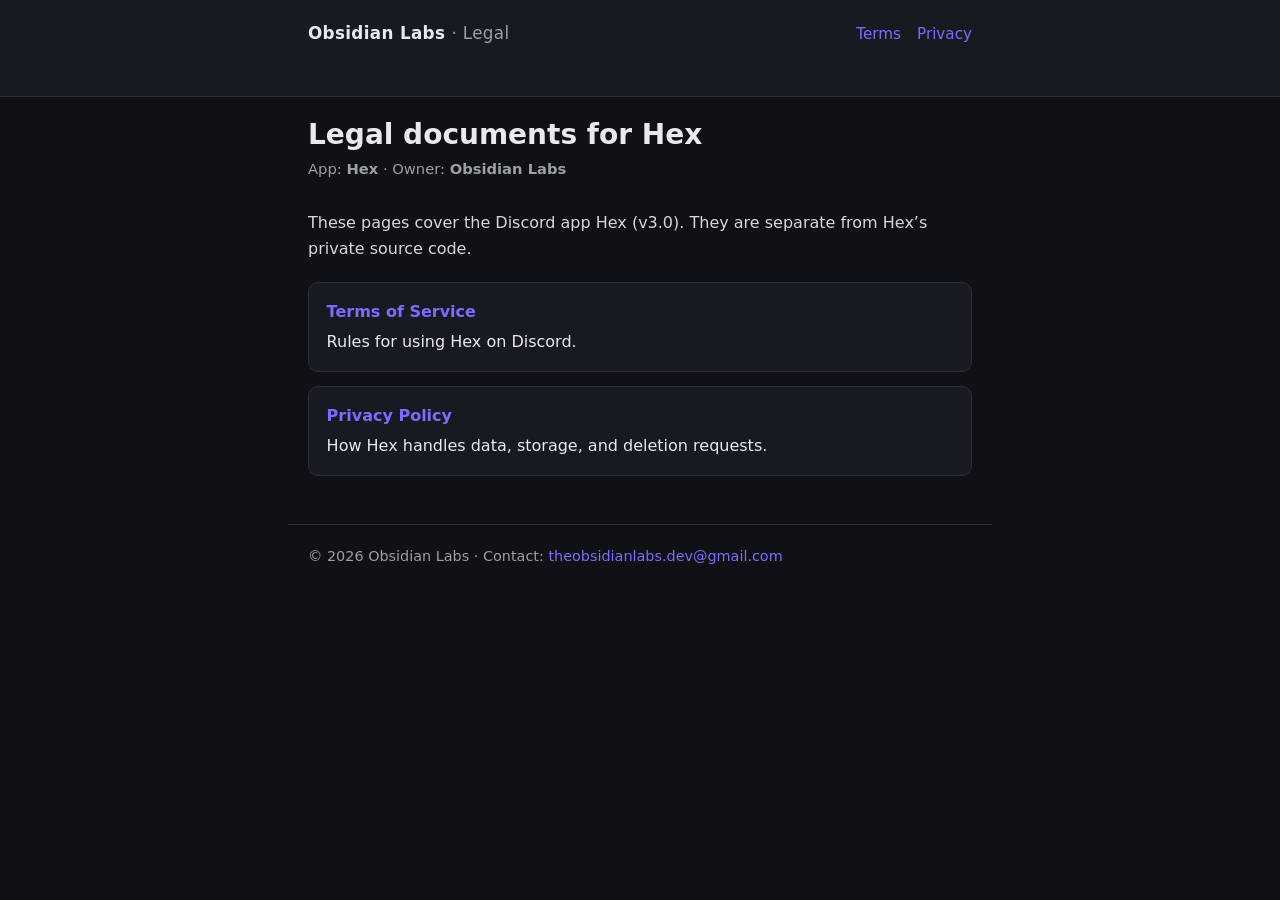
<file: index.html>
<!DOCTYPE html>
<html lang="en">
<head>
  <meta charset="utf-8" />
  <meta name="viewport" content="width=device-width, initial-scale=1" />
  <title>Obsidian Labs Legal — Hex</title>
  <meta name="description" content="Terms of Service and Privacy Policy for Hex by Obsidian Labs." />
  <link rel="stylesheet" href="styles.css" />
</head>
<body>
  <header>
    <div class="wrap brand">
      <h1>Obsidian Labs <span>· Legal</span></h1>
      <nav>
        <a href="terms/">Terms</a>
        <a href="privacy/">Privacy</a>
      </nav>
    </div>
  </header>
  <main class="wrap">
    <h2>Legal documents for Hex</h2>
    <p class="meta">App: <strong>Hex</strong> · Owner: <strong>Obsidian Labs</strong></p>
    <p>These pages cover the Discord app Hex (v3.0). They are separate from Hex’s private source code.</p>
    <div class="home-links">
      <a href="terms/"><strong>Terms of Service</strong>Rules for using Hex on Discord.</a>
      <a href="privacy/"><strong>Privacy Policy</strong>How Hex handles data, storage, and deletion requests.</a>
    </div>
  </main>
  <footer class="wrap">
    © 2026 Obsidian Labs · Contact: <a href="mailto:theobsidianlabs.dev@gmail.com">theobsidianlabs.dev@gmail.com</a>
  </footer>
</body>
</html>
</file>
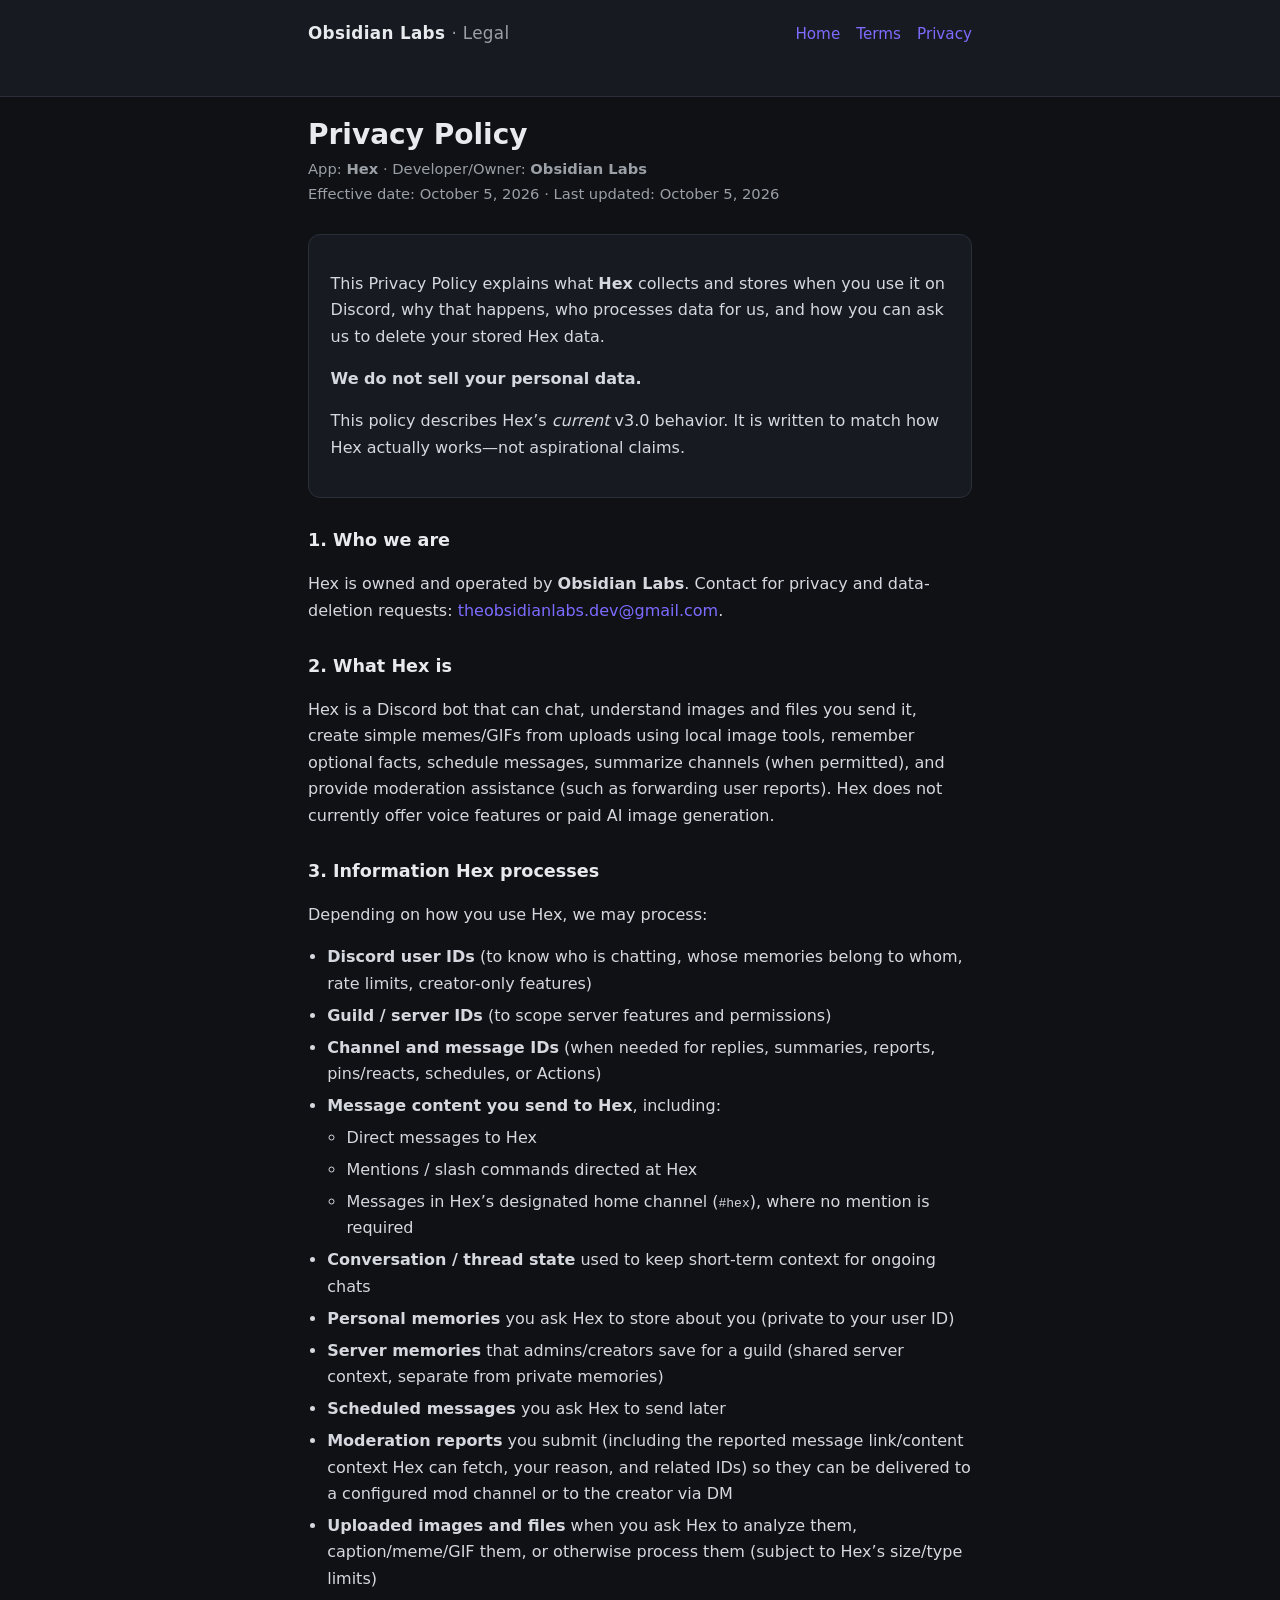
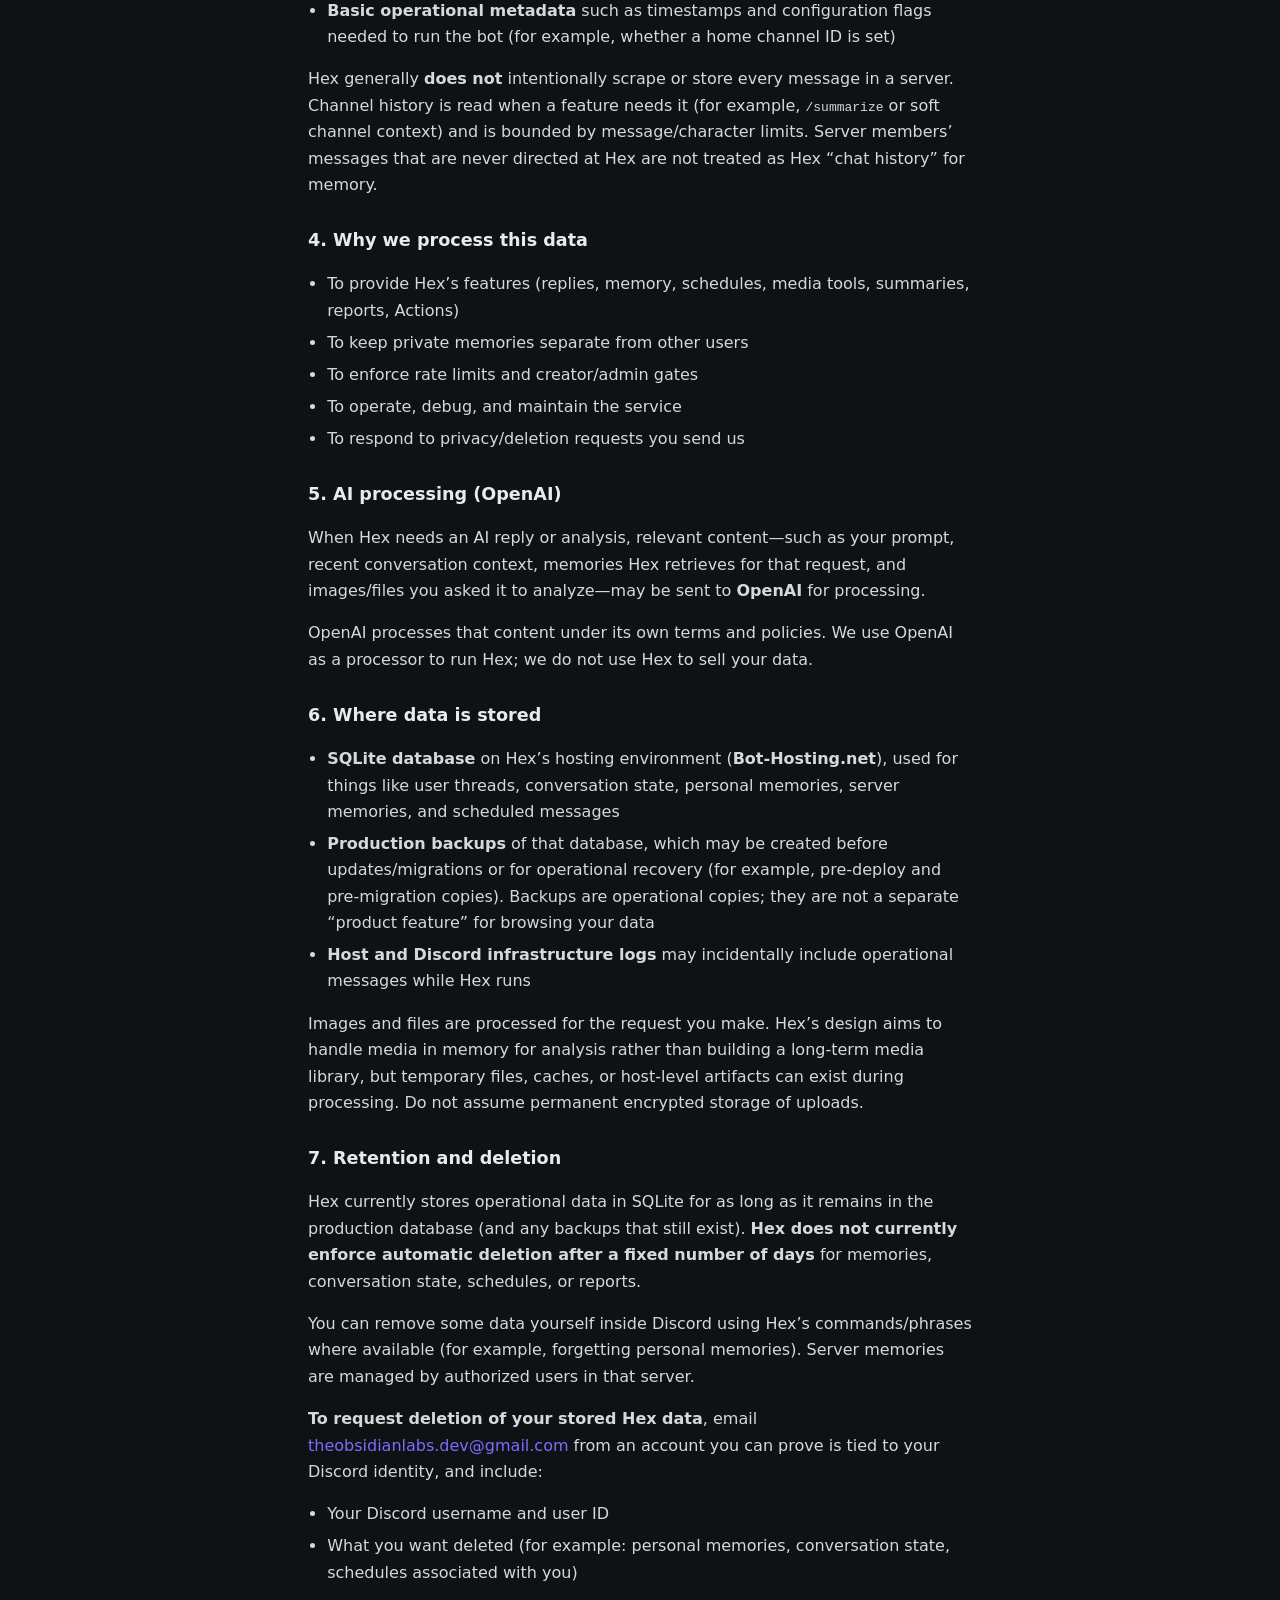
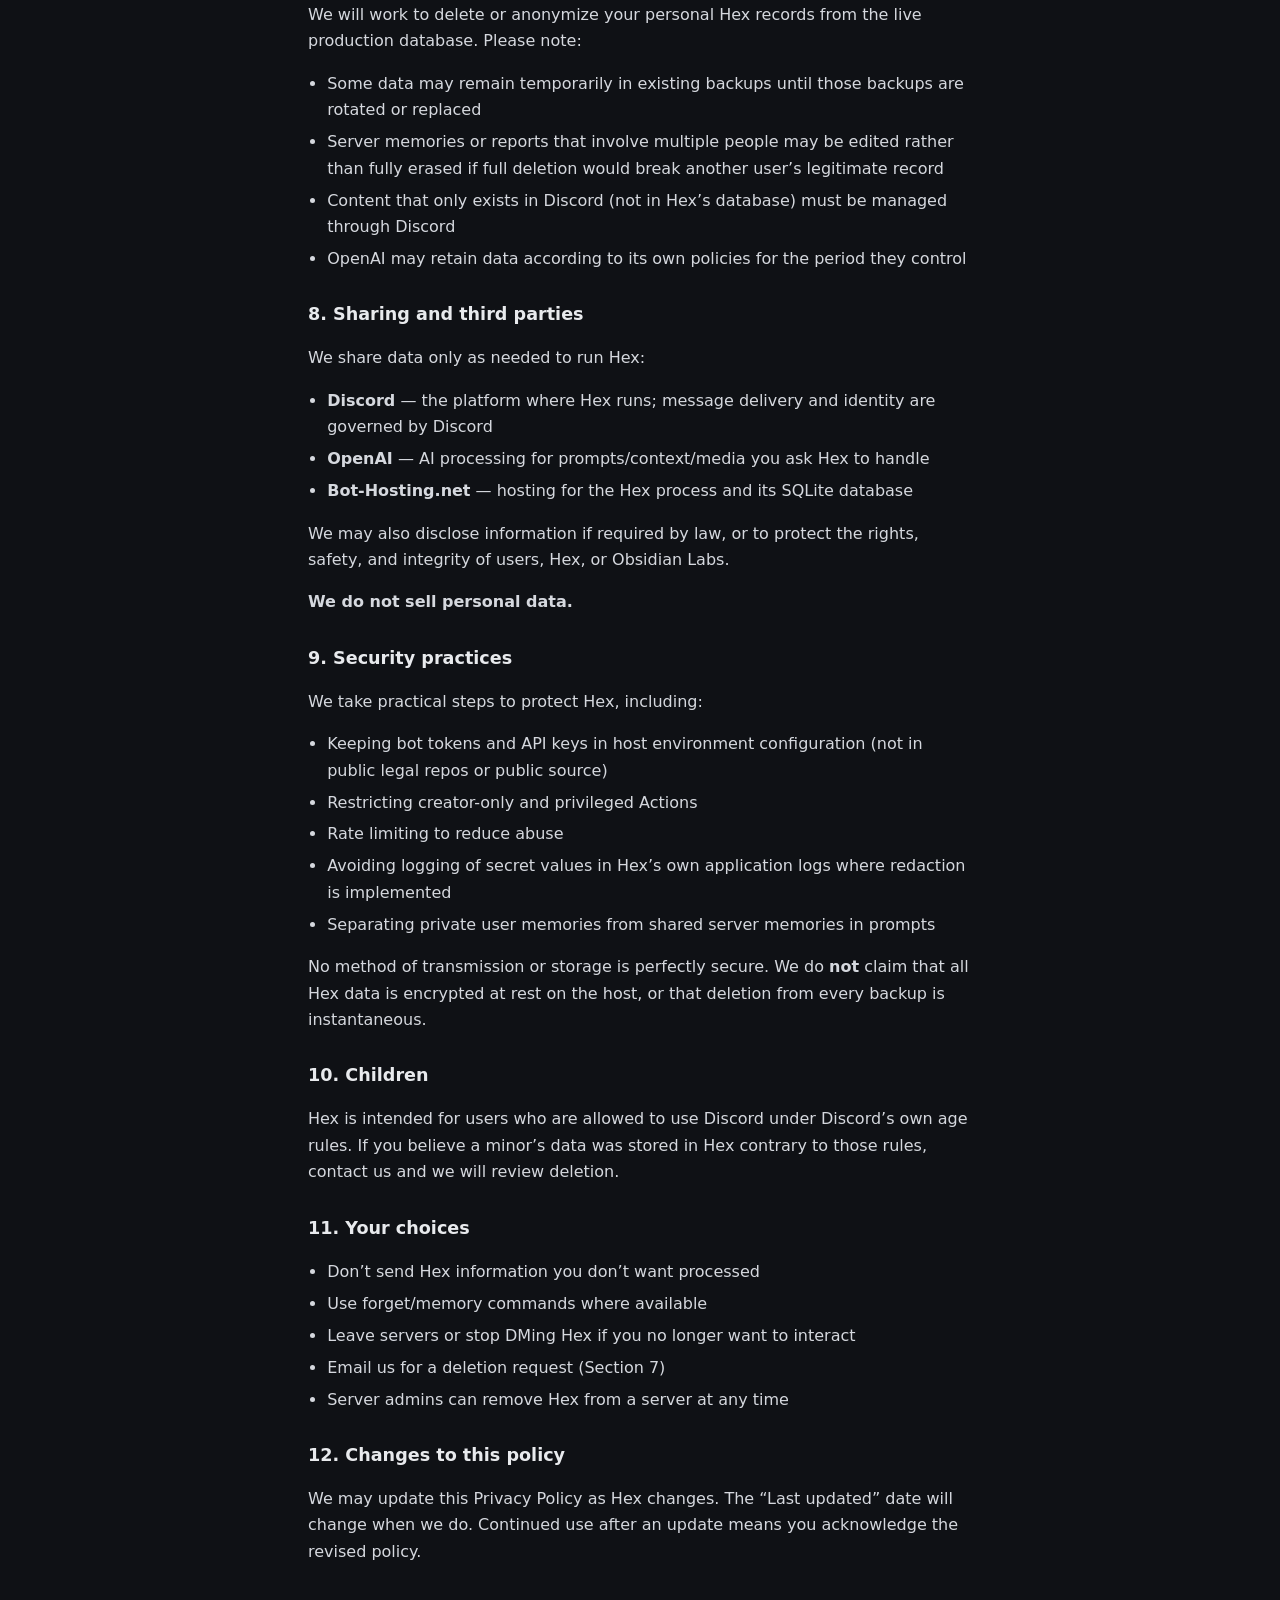
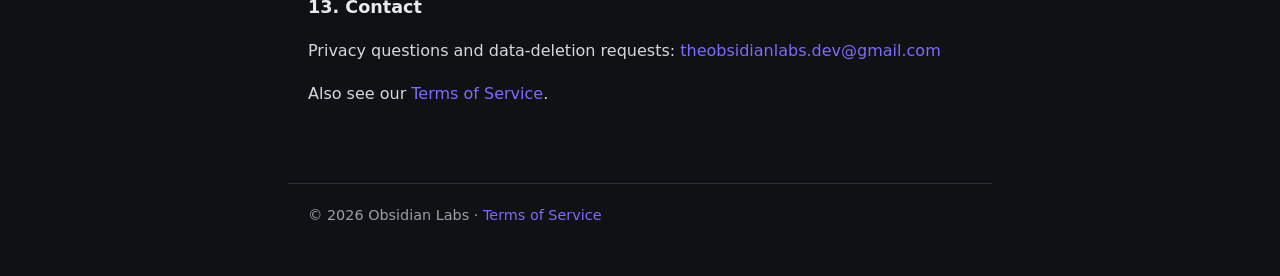
<file: privacy/index.html>
<!DOCTYPE html>
<html lang="en">
<head>
  <meta charset="utf-8" />
  <meta name="viewport" content="width=device-width, initial-scale=1" />
  <title>Privacy Policy — Hex by Obsidian Labs</title>
  <meta name="description" content="Privacy Policy for Hex, a Discord AI app owned by Obsidian Labs." />
  <link rel="stylesheet" href="../styles.css" />
</head>
<body>
  <header>
    <div class="wrap brand">
      <h1>Obsidian Labs <span>· Legal</span></h1>
      <nav>
        <a href="../">Home</a>
        <a href="../terms/">Terms</a>
        <a href="../privacy/">Privacy</a>
      </nav>
    </div>
  </header>
  <main class="wrap">
    <h2>Privacy Policy</h2>
    <p class="meta">
      App: <strong>Hex</strong> · Developer/Owner: <strong>Obsidian Labs</strong><br />
      Effective date: October 5, 2026 · Last updated: October 5, 2026
    </p>

    <div class="card">
      <p>This Privacy Policy explains what <strong>Hex</strong> collects and stores when you use it on Discord, why that happens, who processes data for us, and how you can ask us to delete your stored Hex data.</p>
      <p><strong>We do not sell your personal data.</strong></p>
      <p>This policy describes Hex’s <em>current</em> v3.0 behavior. It is written to match how Hex actually works—not aspirational claims.</p>
    </div>

    <section>
      <h3>1. Who we are</h3>
      <p>Hex is owned and operated by <strong>Obsidian Labs</strong>. Contact for privacy and data-deletion requests: <a href="mailto:theobsidianlabs.dev@gmail.com">theobsidianlabs.dev@gmail.com</a>.</p>
    </section>

    <section>
      <h3>2. What Hex is</h3>
      <p>Hex is a Discord bot that can chat, understand images and files you send it, create simple memes/GIFs from uploads using local image tools, remember optional facts, schedule messages, summarize channels (when permitted), and provide moderation assistance (such as forwarding user reports). Hex does not currently offer voice features or paid AI image generation.</p>
    </section>

    <section>
      <h3>3. Information Hex processes</h3>
      <p>Depending on how you use Hex, we may process:</p>
      <ul>
        <li><strong>Discord user IDs</strong> (to know who is chatting, whose memories belong to whom, rate limits, creator-only features)</li>
        <li><strong>Guild / server IDs</strong> (to scope server features and permissions)</li>
        <li><strong>Channel and message IDs</strong> (when needed for replies, summaries, reports, pins/reacts, schedules, or Actions)</li>
        <li><strong>Message content you send to Hex</strong>, including:
          <ul>
            <li>Direct messages to Hex</li>
            <li>Mentions / slash commands directed at Hex</li>
            <li>Messages in Hex’s designated home channel (<code>#hex</code>), where no mention is required</li>
          </ul>
        </li>
        <li><strong>Conversation / thread state</strong> used to keep short-term context for ongoing chats</li>
        <li><strong>Personal memories</strong> you ask Hex to store about you (private to your user ID)</li>
        <li><strong>Server memories</strong> that admins/creators save for a guild (shared server context, separate from private memories)</li>
        <li><strong>Scheduled messages</strong> you ask Hex to send later</li>
        <li><strong>Moderation reports</strong> you submit (including the reported message link/content context Hex can fetch, your reason, and related IDs) so they can be delivered to a configured mod channel or to the creator via DM</li>
        <li><strong>Uploaded images and files</strong> when you ask Hex to analyze them, caption/meme/GIF them, or otherwise process them (subject to Hex’s size/type limits)</li>
        <li><strong>Basic operational metadata</strong> such as timestamps and configuration flags needed to run the bot (for example, whether a home channel ID is set)</li>
      </ul>
      <p>Hex generally <strong>does not</strong> intentionally scrape or store every message in a server. Channel history is read when a feature needs it (for example, <code>/summarize</code> or soft channel context) and is bounded by message/character limits. Server members’ messages that are never directed at Hex are not treated as Hex “chat history” for memory.</p>
    </section>

    <section>
      <h3>4. Why we process this data</h3>
      <ul>
        <li>To provide Hex’s features (replies, memory, schedules, media tools, summaries, reports, Actions)</li>
        <li>To keep private memories separate from other users</li>
        <li>To enforce rate limits and creator/admin gates</li>
        <li>To operate, debug, and maintain the service</li>
        <li>To respond to privacy/deletion requests you send us</li>
      </ul>
    </section>

    <section>
      <h3>5. AI processing (OpenAI)</h3>
      <p>When Hex needs an AI reply or analysis, relevant content—such as your prompt, recent conversation context, memories Hex retrieves for that request, and images/files you asked it to analyze—may be sent to <strong>OpenAI</strong> for processing.</p>
      <p>OpenAI processes that content under its own terms and policies. We use OpenAI as a processor to run Hex; we do not use Hex to sell your data.</p>
    </section>

    <section>
      <h3>6. Where data is stored</h3>
      <ul>
        <li><strong>SQLite database</strong> on Hex’s hosting environment (<strong>Bot-Hosting.net</strong>), used for things like user threads, conversation state, personal memories, server memories, and scheduled messages</li>
        <li><strong>Production backups</strong> of that database, which may be created before updates/migrations or for operational recovery (for example, pre-deploy and pre-migration copies). Backups are operational copies; they are not a separate “product feature” for browsing your data</li>
        <li><strong>Host and Discord infrastructure logs</strong> may incidentally include operational messages while Hex runs</li>
      </ul>
      <p>Images and files are processed for the request you make. Hex’s design aims to handle media in memory for analysis rather than building a long-term media library, but temporary files, caches, or host-level artifacts can exist during processing. Do not assume permanent encrypted storage of uploads.</p>
    </section>

    <section>
      <h3>7. Retention and deletion</h3>
      <p>Hex currently stores operational data in SQLite for as long as it remains in the production database (and any backups that still exist). <strong>Hex does not currently enforce automatic deletion after a fixed number of days</strong> for memories, conversation state, schedules, or reports.</p>
      <p>You can remove some data yourself inside Discord using Hex’s commands/phrases where available (for example, forgetting personal memories). Server memories are managed by authorized users in that server.</p>
      <p><strong>To request deletion of your stored Hex data</strong>, email <a href="mailto:theobsidianlabs.dev@gmail.com">theobsidianlabs.dev@gmail.com</a> from an account you can prove is tied to your Discord identity, and include:</p>
      <ul>
        <li>Your Discord username and user ID</li>
        <li>What you want deleted (for example: personal memories, conversation state, schedules associated with you)</li>
      </ul>
      <p>We will work to delete or anonymize your personal Hex records from the live production database. Please note:</p>
      <ul>
        <li>Some data may remain temporarily in existing backups until those backups are rotated or replaced</li>
        <li>Server memories or reports that involve multiple people may be edited rather than fully erased if full deletion would break another user’s legitimate record</li>
        <li>Content that only exists in Discord (not in Hex’s database) must be managed through Discord</li>
        <li>OpenAI may retain data according to its own policies for the period they control</li>
      </ul>
    </section>

    <section>
      <h3>8. Sharing and third parties</h3>
      <p>We share data only as needed to run Hex:</p>
      <ul>
        <li><strong>Discord</strong> — the platform where Hex runs; message delivery and identity are governed by Discord</li>
        <li><strong>OpenAI</strong> — AI processing for prompts/context/media you ask Hex to handle</li>
        <li><strong>Bot-Hosting.net</strong> — hosting for the Hex process and its SQLite database</li>
      </ul>
      <p>We may also disclose information if required by law, or to protect the rights, safety, and integrity of users, Hex, or Obsidian Labs.</p>
      <p><strong>We do not sell personal data.</strong></p>
    </section>

    <section>
      <h3>9. Security practices</h3>
      <p>We take practical steps to protect Hex, including:</p>
      <ul>
        <li>Keeping bot tokens and API keys in host environment configuration (not in public legal repos or public source)</li>
        <li>Restricting creator-only and privileged Actions</li>
        <li>Rate limiting to reduce abuse</li>
        <li>Avoiding logging of secret values in Hex’s own application logs where redaction is implemented</li>
        <li>Separating private user memories from shared server memories in prompts</li>
      </ul>
      <p>No method of transmission or storage is perfectly secure. We do <strong>not</strong> claim that all Hex data is encrypted at rest on the host, or that deletion from every backup is instantaneous.</p>
    </section>

    <section>
      <h3>10. Children</h3>
      <p>Hex is intended for users who are allowed to use Discord under Discord’s own age rules. If you believe a minor’s data was stored in Hex contrary to those rules, contact us and we will review deletion.</p>
    </section>

    <section>
      <h3>11. Your choices</h3>
      <ul>
        <li>Don’t send Hex information you don’t want processed</li>
        <li>Use forget/memory commands where available</li>
        <li>Leave servers or stop DMing Hex if you no longer want to interact</li>
        <li>Email us for a deletion request (Section 7)</li>
        <li>Server admins can remove Hex from a server at any time</li>
      </ul>
    </section>

    <section>
      <h3>12. Changes to this policy</h3>
      <p>We may update this Privacy Policy as Hex changes. The “Last updated” date will change when we do. Continued use after an update means you acknowledge the revised policy.</p>
    </section>

    <section>
      <h3>13. Contact</h3>
      <p>Privacy questions and data-deletion requests: <a href="mailto:theobsidianlabs.dev@gmail.com">theobsidianlabs.dev@gmail.com</a></p>
      <p>Also see our <a href="../terms/">Terms of Service</a>.</p>
    </section>
  </main>
  <footer class="wrap">
    © 2026 Obsidian Labs · <a href="../terms/">Terms of Service</a>
  </footer>
</body>
</html>
</file>
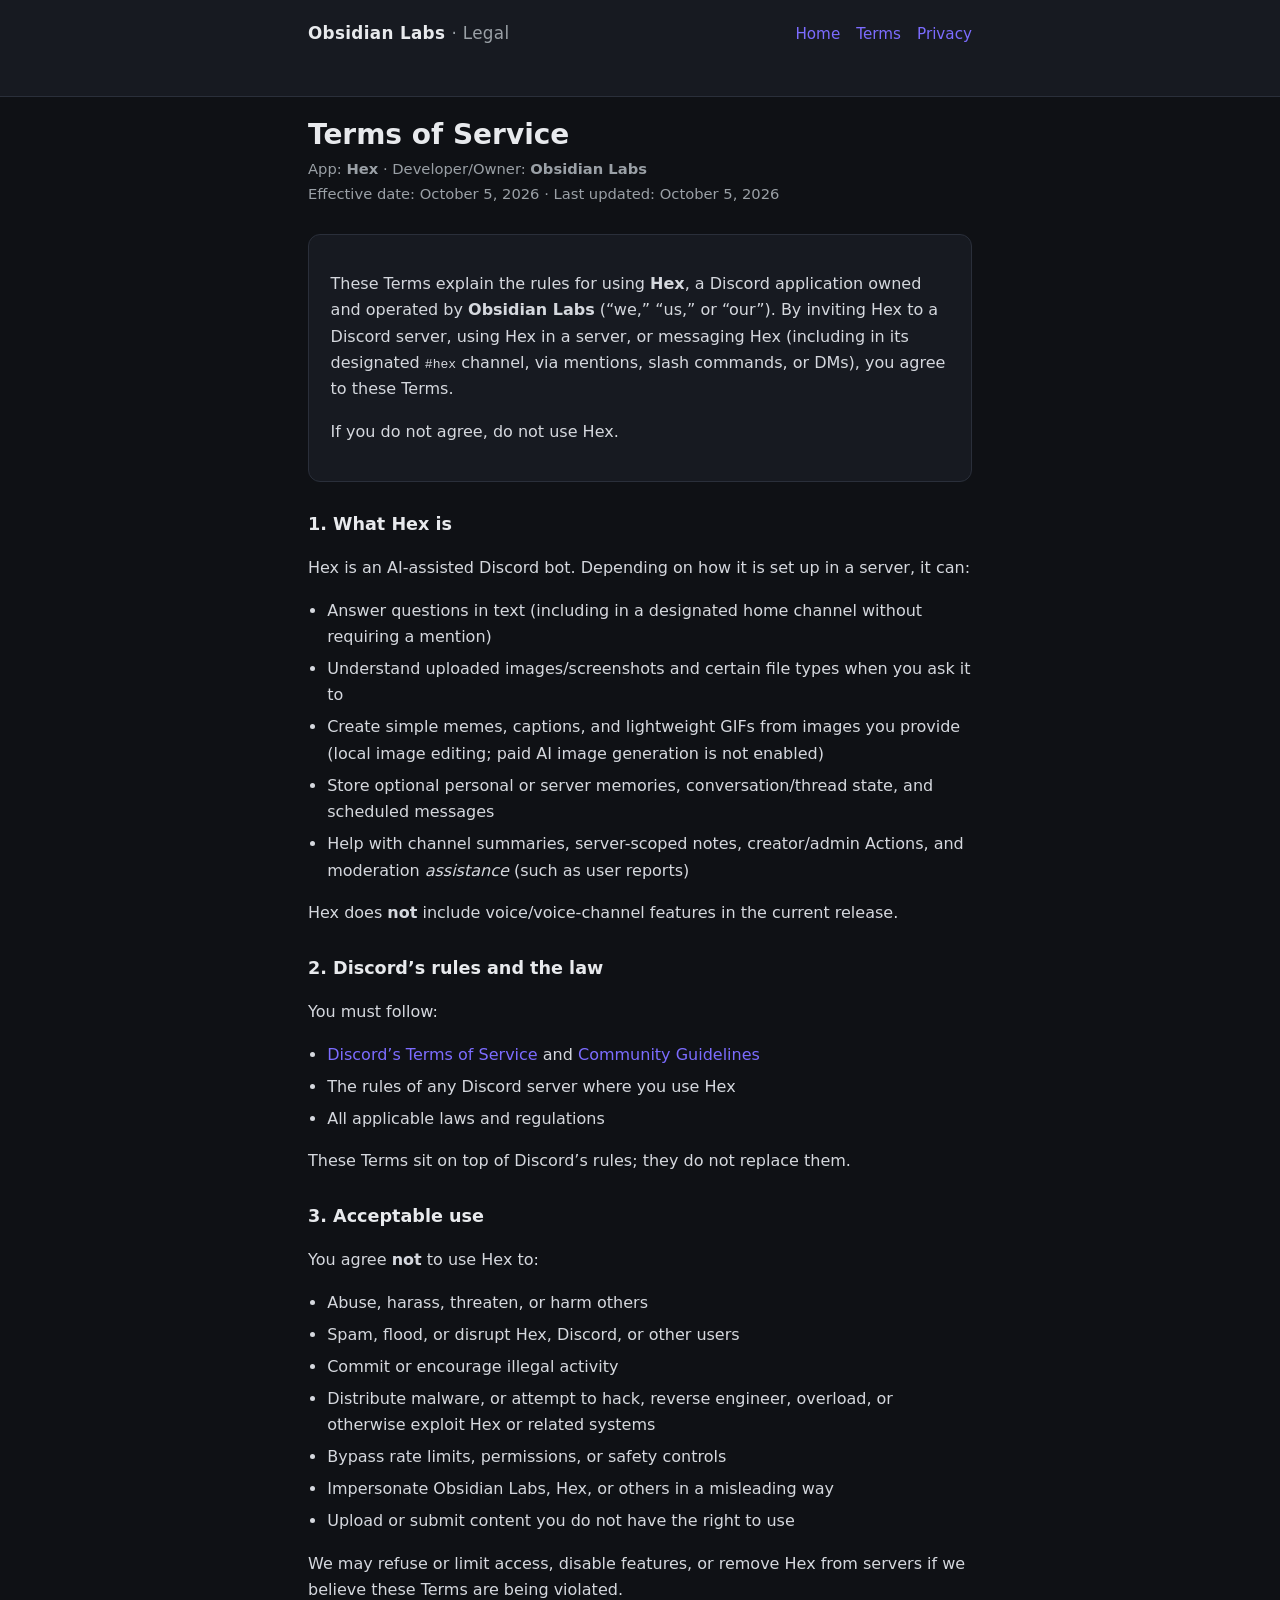
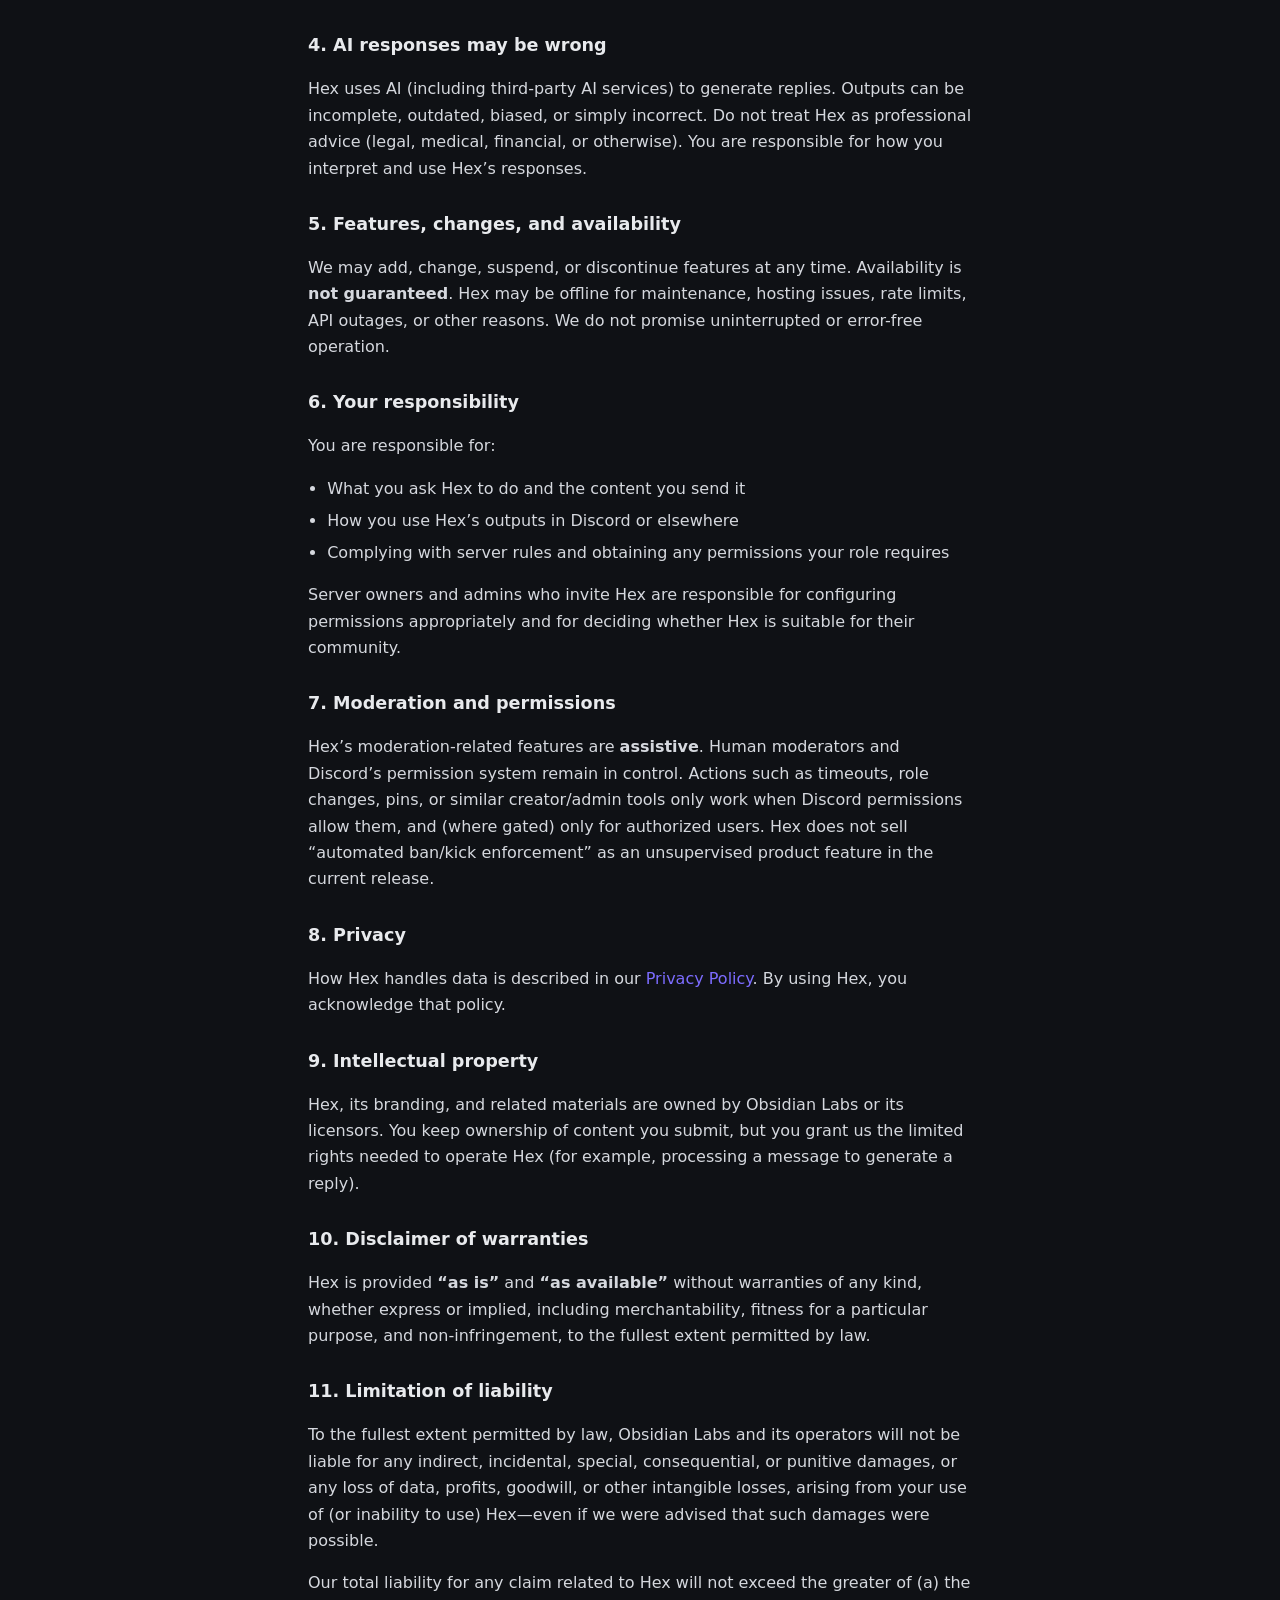
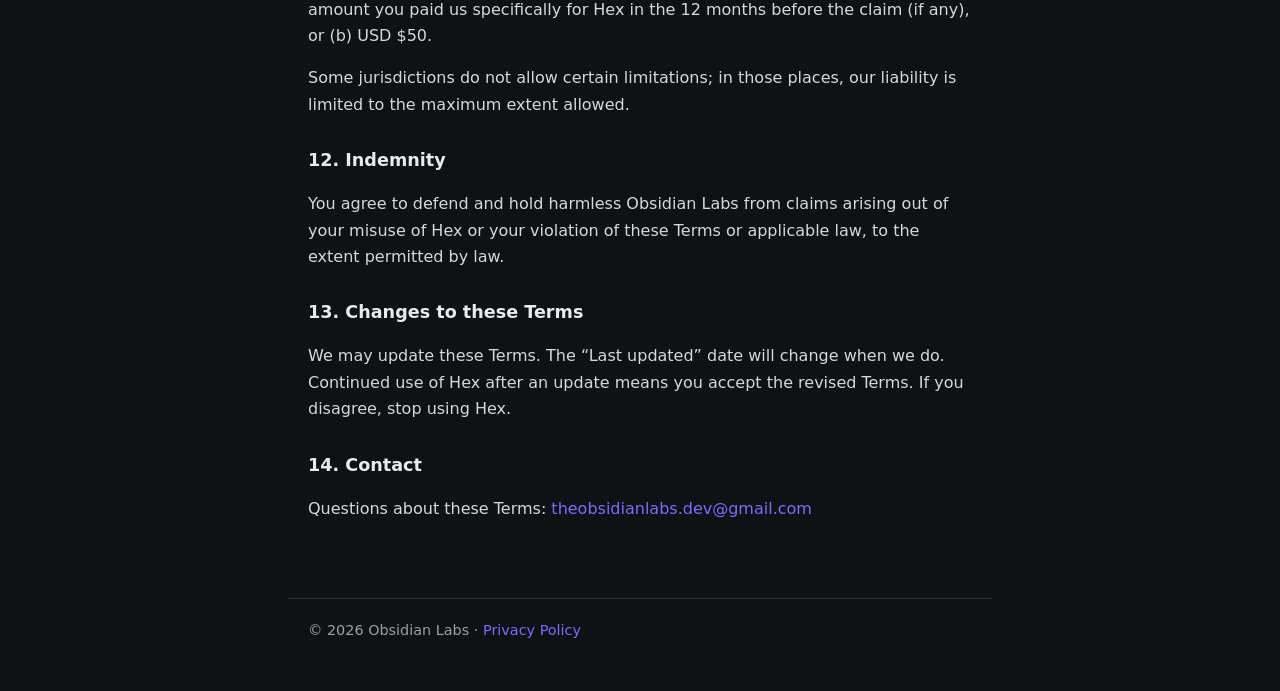
<file: terms/index.html>
<!DOCTYPE html>
<html lang="en">
<head>
  <meta charset="utf-8" />
  <meta name="viewport" content="width=device-width, initial-scale=1" />
  <title>Terms of Service — Hex by Obsidian Labs</title>
  <meta name="description" content="Terms of Service for Hex, a Discord AI app owned by Obsidian Labs." />
  <link rel="stylesheet" href="../styles.css" />
</head>
<body>
  <header>
    <div class="wrap brand">
      <h1>Obsidian Labs <span>· Legal</span></h1>
      <nav>
        <a href="../">Home</a>
        <a href="../terms/">Terms</a>
        <a href="../privacy/">Privacy</a>
      </nav>
    </div>
  </header>
  <main class="wrap">
    <h2>Terms of Service</h2>
    <p class="meta">
      App: <strong>Hex</strong> · Developer/Owner: <strong>Obsidian Labs</strong><br />
      Effective date: October 5, 2026 · Last updated: October 5, 2026
    </p>

    <div class="card">
      <p>These Terms explain the rules for using <strong>Hex</strong>, a Discord application owned and operated by <strong>Obsidian Labs</strong> (“we,” “us,” or “our”). By inviting Hex to a Discord server, using Hex in a server, or messaging Hex (including in its designated <code>#hex</code> channel, via mentions, slash commands, or DMs), you agree to these Terms.</p>
      <p>If you do not agree, do not use Hex.</p>
    </div>

    <section>
      <h3>1. What Hex is</h3>
      <p>Hex is an AI-assisted Discord bot. Depending on how it is set up in a server, it can:</p>
      <ul>
        <li>Answer questions in text (including in a designated home channel without requiring a mention)</li>
        <li>Understand uploaded images/screenshots and certain file types when you ask it to</li>
        <li>Create simple memes, captions, and lightweight GIFs from images you provide (local image editing; paid AI image generation is not enabled)</li>
        <li>Store optional personal or server memories, conversation/thread state, and scheduled messages</li>
        <li>Help with channel summaries, server-scoped notes, creator/admin Actions, and moderation <em>assistance</em> (such as user reports)</li>
      </ul>
      <p>Hex does <strong>not</strong> include voice/voice-channel features in the current release.</p>
    </section>

    <section>
      <h3>2. Discord’s rules and the law</h3>
      <p>You must follow:</p>
      <ul>
        <li><a href="https://discord.com/terms">Discord’s Terms of Service</a> and <a href="https://discord.com/guidelines">Community Guidelines</a></li>
        <li>The rules of any Discord server where you use Hex</li>
        <li>All applicable laws and regulations</li>
      </ul>
      <p>These Terms sit on top of Discord’s rules; they do not replace them.</p>
    </section>

    <section>
      <h3>3. Acceptable use</h3>
      <p>You agree <strong>not</strong> to use Hex to:</p>
      <ul>
        <li>Abuse, harass, threaten, or harm others</li>
        <li>Spam, flood, or disrupt Hex, Discord, or other users</li>
        <li>Commit or encourage illegal activity</li>
        <li>Distribute malware, or attempt to hack, reverse engineer, overload, or otherwise exploit Hex or related systems</li>
        <li>Bypass rate limits, permissions, or safety controls</li>
        <li>Impersonate Obsidian Labs, Hex, or others in a misleading way</li>
        <li>Upload or submit content you do not have the right to use</li>
      </ul>
      <p>We may refuse or limit access, disable features, or remove Hex from servers if we believe these Terms are being violated.</p>
    </section>

    <section>
      <h3>4. AI responses may be wrong</h3>
      <p>Hex uses AI (including third-party AI services) to generate replies. Outputs can be incomplete, outdated, biased, or simply incorrect. Do not treat Hex as professional advice (legal, medical, financial, or otherwise). You are responsible for how you interpret and use Hex’s responses.</p>
    </section>

    <section>
      <h3>5. Features, changes, and availability</h3>
      <p>We may add, change, suspend, or discontinue features at any time. Availability is <strong>not guaranteed</strong>. Hex may be offline for maintenance, hosting issues, rate limits, API outages, or other reasons. We do not promise uninterrupted or error-free operation.</p>
    </section>

    <section>
      <h3>6. Your responsibility</h3>
      <p>You are responsible for:</p>
      <ul>
        <li>What you ask Hex to do and the content you send it</li>
        <li>How you use Hex’s outputs in Discord or elsewhere</li>
        <li>Complying with server rules and obtaining any permissions your role requires</li>
      </ul>
      <p>Server owners and admins who invite Hex are responsible for configuring permissions appropriately and for deciding whether Hex is suitable for their community.</p>
    </section>

    <section>
      <h3>7. Moderation and permissions</h3>
      <p>Hex’s moderation-related features are <strong>assistive</strong>. Human moderators and Discord’s permission system remain in control. Actions such as timeouts, role changes, pins, or similar creator/admin tools only work when Discord permissions allow them, and (where gated) only for authorized users. Hex does not sell “automated ban/kick enforcement” as an unsupervised product feature in the current release.</p>
    </section>

    <section>
      <h3>8. Privacy</h3>
      <p>How Hex handles data is described in our <a href="../privacy/">Privacy Policy</a>. By using Hex, you acknowledge that policy.</p>
    </section>

    <section>
      <h3>9. Intellectual property</h3>
      <p>Hex, its branding, and related materials are owned by Obsidian Labs or its licensors. You keep ownership of content you submit, but you grant us the limited rights needed to operate Hex (for example, processing a message to generate a reply).</p>
    </section>

    <section>
      <h3>10. Disclaimer of warranties</h3>
      <p>Hex is provided <strong>“as is”</strong> and <strong>“as available”</strong> without warranties of any kind, whether express or implied, including merchantability, fitness for a particular purpose, and non-infringement, to the fullest extent permitted by law.</p>
    </section>

    <section>
      <h3>11. Limitation of liability</h3>
      <p>To the fullest extent permitted by law, Obsidian Labs and its operators will not be liable for any indirect, incidental, special, consequential, or punitive damages, or any loss of data, profits, goodwill, or other intangible losses, arising from your use of (or inability to use) Hex—even if we were advised that such damages were possible.</p>
      <p>Our total liability for any claim related to Hex will not exceed the greater of (a) the amount you paid us specifically for Hex in the 12 months before the claim (if any), or (b) USD $50.</p>
      <p>Some jurisdictions do not allow certain limitations; in those places, our liability is limited to the maximum extent allowed.</p>
    </section>

    <section>
      <h3>12. Indemnity</h3>
      <p>You agree to defend and hold harmless Obsidian Labs from claims arising out of your misuse of Hex or your violation of these Terms or applicable law, to the extent permitted by law.</p>
    </section>

    <section>
      <h3>13. Changes to these Terms</h3>
      <p>We may update these Terms. The “Last updated” date will change when we do. Continued use of Hex after an update means you accept the revised Terms. If you disagree, stop using Hex.</p>
    </section>

    <section>
      <h3>14. Contact</h3>
      <p>Questions about these Terms: <a href="mailto:theobsidianlabs.dev@gmail.com">theobsidianlabs.dev@gmail.com</a></p>
    </section>
  </main>
  <footer class="wrap">
    © 2026 Obsidian Labs · <a href="../privacy/">Privacy Policy</a>
  </footer>
</body>
</html>
</file>
<file: styles.css>
:root {
  --bg: #0f1115;
  --surface: #171a21;
  --text: #e8eaed;
  --muted: #9aa0a6;
  --accent: #7c6cff;
  --border: #2a2f3a;
  --max: 44rem;
}
* { box-sizing: border-box; }
html { scroll-behavior: smooth; }
body {
  margin: 0;
  font-family: "Segoe UI", system-ui, -apple-system, sans-serif;
  background: var(--bg);
  color: var(--text);
  line-height: 1.65;
}
a { color: var(--accent); text-decoration: none; }
a:hover { text-decoration: underline; }
header {
  border-bottom: 1px solid var(--border);
  background: var(--surface);
}
.wrap {
  max-width: var(--max);
  margin: 0 auto;
  padding: 1.25rem 1.25rem 3rem;
}
.brand {
  display: flex;
  flex-wrap: wrap;
  gap: 0.75rem 1.5rem;
  align-items: baseline;
  justify-content: space-between;
}
.brand h1 {
  margin: 0;
  font-size: 1.05rem;
  font-weight: 600;
  letter-spacing: 0.02em;
}
.brand h1 span { color: var(--muted); font-weight: 400; }
nav { display: flex; gap: 1rem; font-size: 0.95rem; }
main h2 {
  margin: 0 0 0.35rem;
  font-size: 1.75rem;
  line-height: 1.25;
}
.meta {
  color: var(--muted);
  font-size: 0.92rem;
  margin: 0 0 1.75rem;
}
section { margin: 1.75rem 0; }
section h3 {
  margin: 0 0 0.5rem;
  font-size: 1.1rem;
}
p, li { color: #d5d8de; }
ul { padding-left: 1.2rem; }
li { margin: 0.35rem 0; }
footer {
  margin-top: 2.5rem;
  padding-top: 1.25rem;
  border-top: 1px solid var(--border);
  color: var(--muted);
  font-size: 0.9rem;
}
.card {
  background: var(--surface);
  border: 1px solid var(--border);
  border-radius: 12px;
  padding: 1.25rem 1.35rem;
}
.home-links { display: grid; gap: 0.85rem; margin-top: 1.25rem; }
.home-links a {
  display: block;
  padding: 1rem 1.1rem;
  border: 1px solid var(--border);
  border-radius: 10px;
  background: var(--surface);
  color: var(--text);
}
.home-links a:hover {
  border-color: var(--accent);
  text-decoration: none;
}
.home-links strong { display: block; color: var(--accent); margin-bottom: 0.2rem; }
</file>
